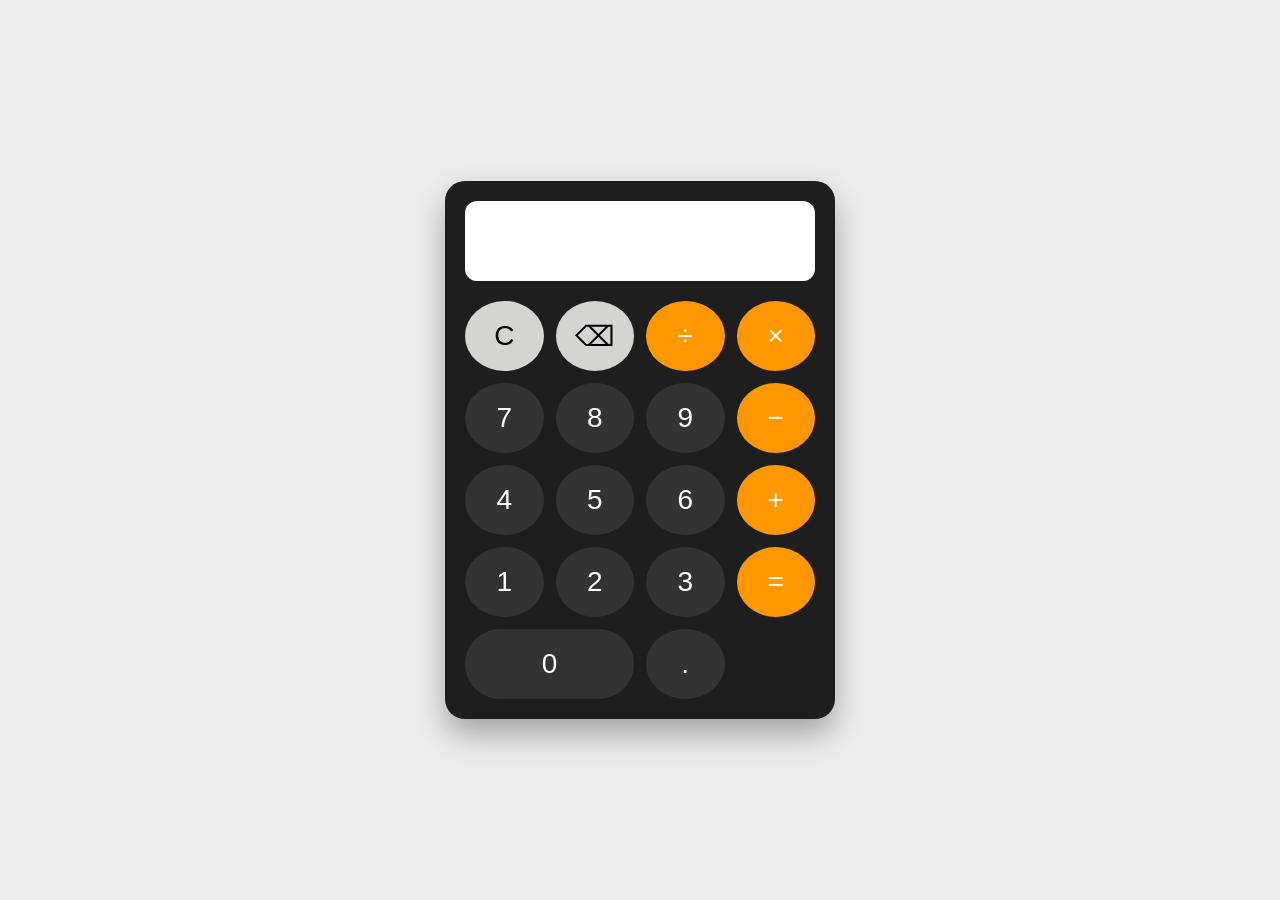
<file: WebDev-L2-T1-Calculator/index.html>
<!DOCTYPE html>
<html lang="en">
<head>
<meta charset="UTF-8">
<meta name="viewport" content="width=device-width, initial-scale=1.0">
<title>Calculator</title>
<link rel="stylesheet" href="style.css">
</head>
<body>

<div class="calculator">

    <input type="text" id="display" readonly>

    <div class="buttons">

        <button data-action="clear">C</button>
        <button data-action="backspace">⌫</button>
        <button data-value="/">÷</button>
        <button data-value="*">×</button>

        <button data-value="7">7</button>
        <button data-value="8">8</button>
        <button data-value="9">9</button>
        <button data-value="-">−</button>

        <button data-value="4">4</button>
        <button data-value="5">5</button>
        <button data-value="6">6</button>
        <button data-value="+">+</button>

        <button data-value="1">1</button>
        <button data-value="2">2</button>
        <button data-value="3">3</button>
        <button data-action="equals">=</button>

        <button class="zero" data-value="0">0</button>
        <button data-value=".">.</button>

    </div>

</div>

<script src="script.js"></script>

</body>
</html>
</file>
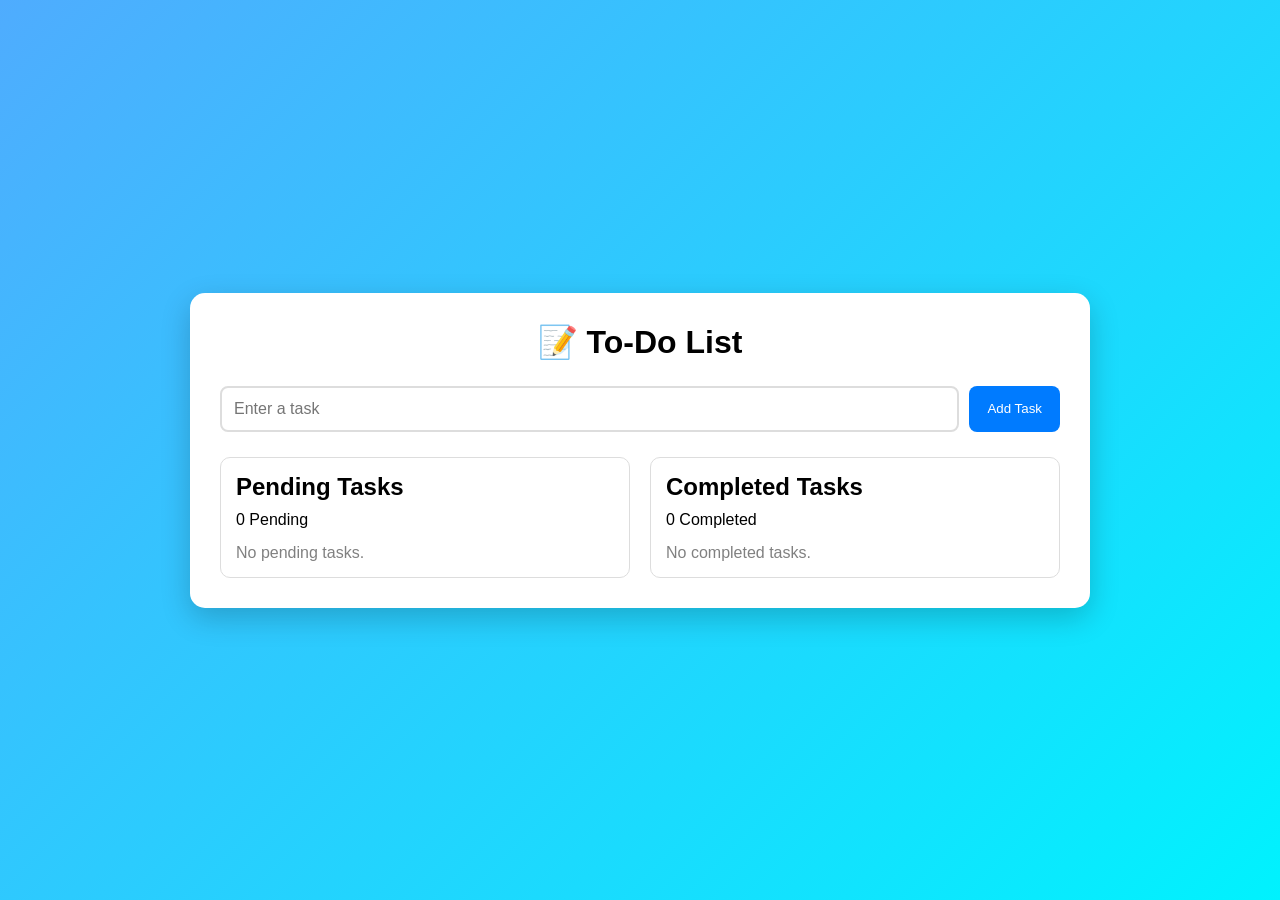
<file: WebDev-L2-T3-To-Do web app/index.html>
<!DOCTYPE html>
<html lang="en">
<head>
    <meta charset="UTF-8">
    <meta name="viewport" content="width=device-width, initial-scale=1.0">
    <title>To-Do Web App</title>

    <link rel="stylesheet" href="style.css">
</head>
<body>

<div class="container">

    <h1>📝 To-Do List</h1>

    <div class="input-box">
        <input type="text" id="taskInput" placeholder="Enter a task">
        <button id="addBtn">Add Task</button>
    </div>

    <div class="lists">

        <div class="box">
            <h2>Pending Tasks</h2>
            <p id="pendingCount">0 Pending</p>

            <ul id="pendingList"></ul>

            <p id="pendingEmpty">No pending tasks.</p>
        </div>

        <div class="box">
            <h2>Completed Tasks</h2>
            <p id="completedCount">0 Completed</p>

            <ul id="completedList"></ul>

            <p id="completedEmpty">No completed tasks.</p>
        </div>

    </div>

</div>

<script src="script.js"></script>

</body>
</html>
</file>
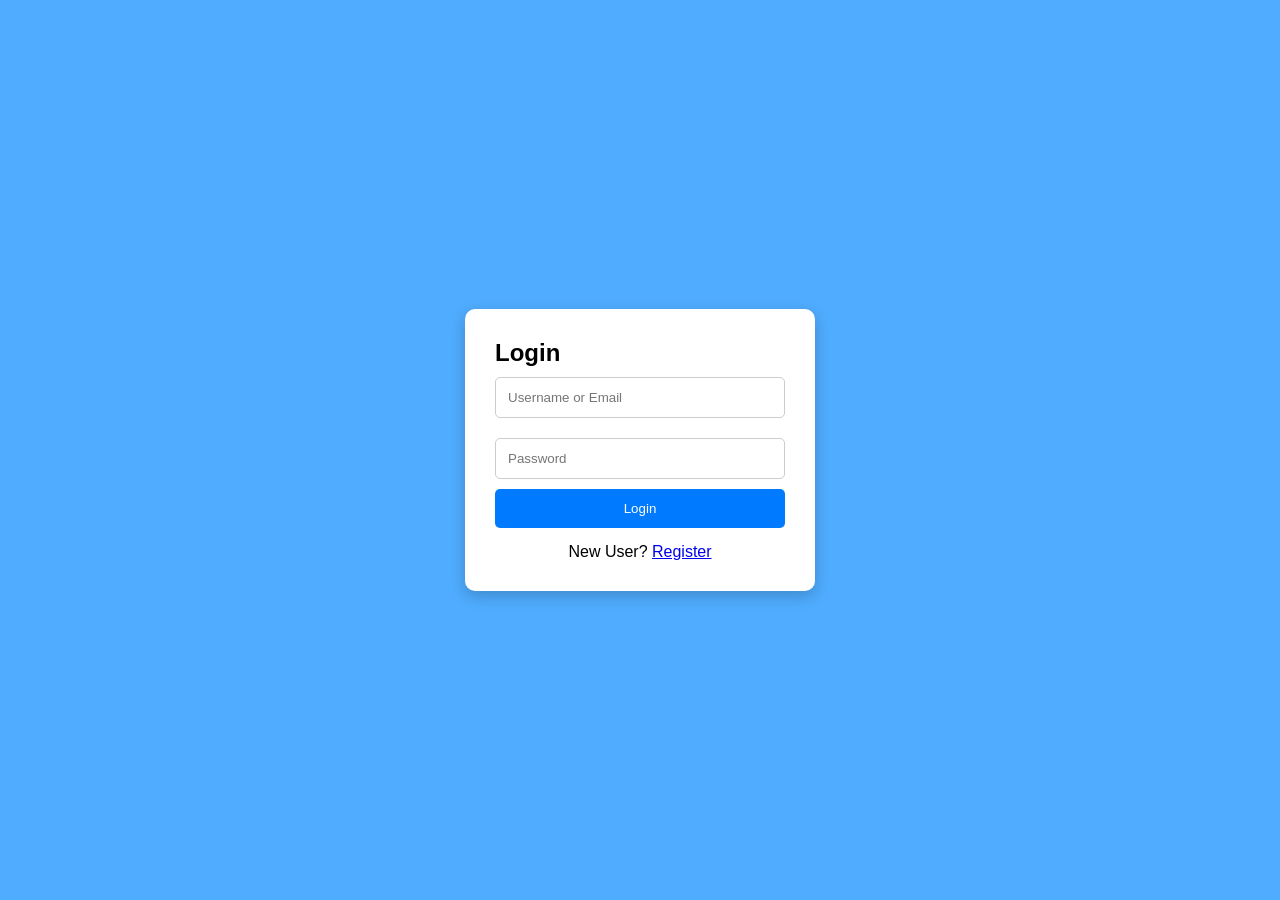
<file: WebDev-L2-T4-login Authentication/dashboard.html>
<!DOCTYPE html>
<html>
<head>
<meta charset="UTF-8">
<title>Dashboard</title>
<link rel="stylesheet" href="style.css">
</head>
<body>

<div class="box">

<h1>Dashboard</h1>

<h3 id="welcome"></h3>

<button onclick="logout()">Logout</button>

</div>

<script src="script.js"></script>

</body>
</html>
</file>
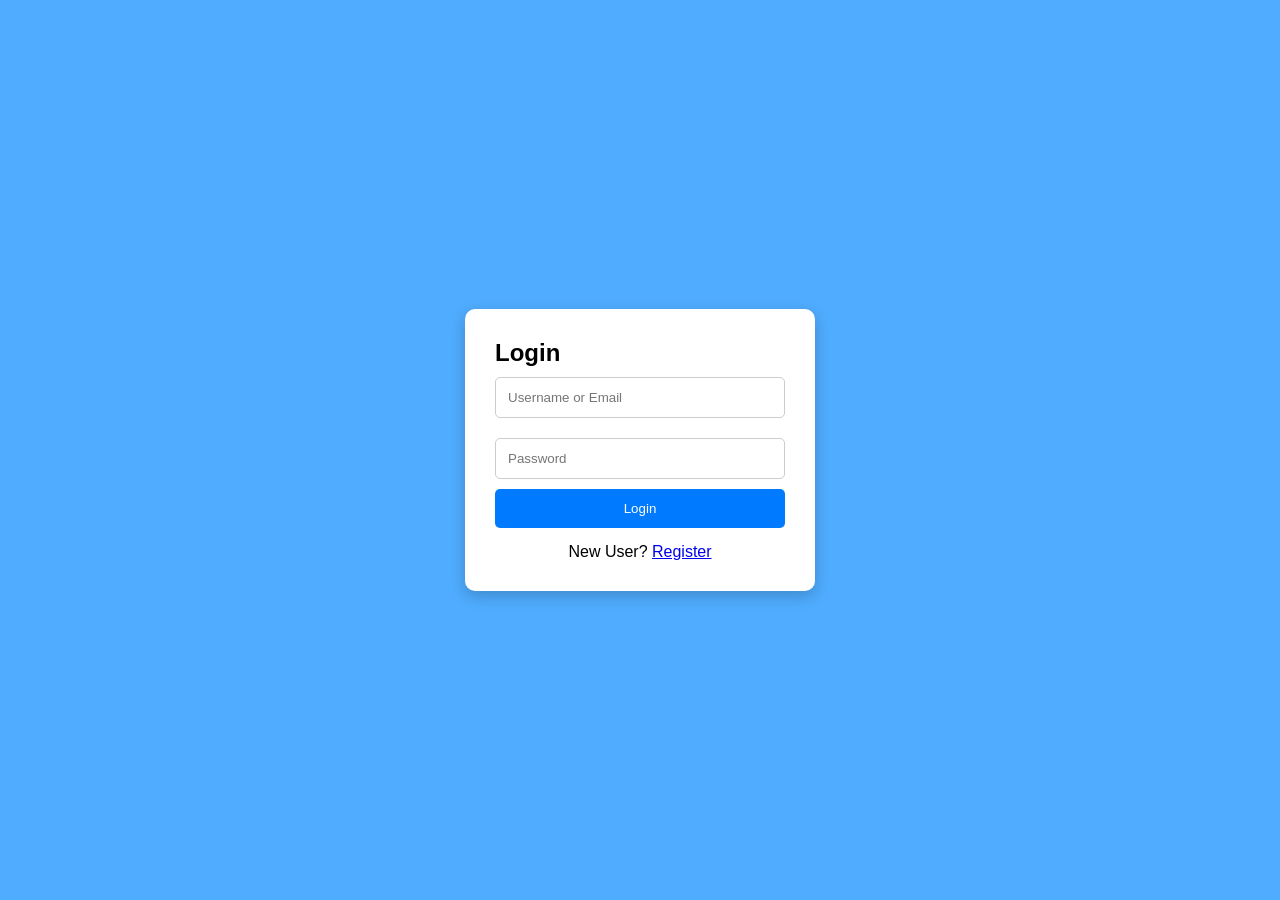
<file: WebDev-L2-T4-login Authentication/login.html>
<!DOCTYPE html>
<html>
<head>
<meta charset="UTF-8">
<title>Login</title>
<link rel="stylesheet" href="style.css">
</head>
<body>

<div class="box">

<h2>Login</h2>

<form id="loginForm">

<input type="text" id="loginUser" placeholder="Username or Email">

<input type="password" id="loginPass" placeholder="Password">

<button type="submit">Login</button>

</form>

<p id="loginMsg"></p>

<p>
New User?
<a href="register.html">Register</a>
</p>

</div>

<script src="script.js"></script>

</body>
</html>
</file>
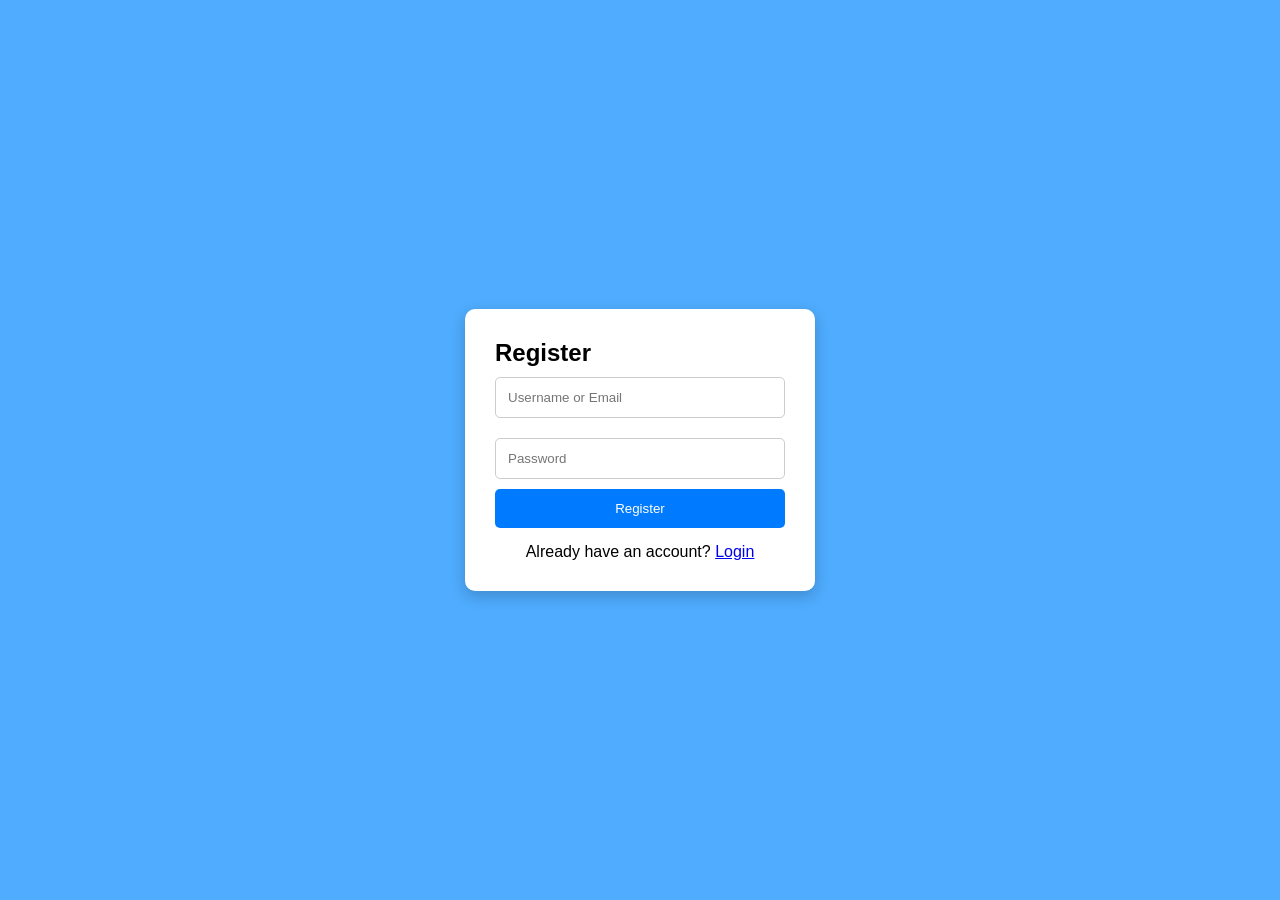
<file: WebDev-L2-T4-login Authentication/register.html>
<!DOCTYPE html>
<html>
<head>
<meta charset="UTF-8">
<title>Register</title>
<link rel="stylesheet" href="style.css">
</head>
<body>

<div class="box">

<h2>Register</h2>

<form id="registerForm">

<input type="text" id="username" placeholder="Username or Email">

<input type="password" id="password" placeholder="Password">

<button type="submit">Register</button>

</form>

<p id="msg"></p>

<p>
Already have an account?
<a href="login.html">Login</a>
</p>

</div>

<script src="script.js"></script>

</body>
</html>
</file>
<file: WebDev-L2-T1-Calculator/style.css>
*{
    margin:0;
    padding:0;
    box-sizing:border-box;
    font-family:Poppins,sans-serif;
}

body{
    display:flex;
    justify-content:center;
    align-items:center;
    min-height:100vh;
    background:#ececec;
}

.calculator{
    width:390px;
    background:#1e1e1e;
    padding:20px;
    border-radius:20px;
    box-shadow:0 15px 30px rgba(0,0,0,.3);
}

#display{
    width:100%;
    height:80px;
    border:none;
    outline:none;
    background:#fff;
    color:#000;
    font-size:35px;
    text-align:right;
    padding:15px;
    border-radius:12px;
    margin-bottom:20px;
}

.buttons{
    display:grid;
    grid-template-columns:repeat(4,1fr);
    gap:12px;
}

button{
    width:100%;
    height:70px;
    border:none;
    border-radius:50%;
    font-size:28px;
    cursor:pointer;
    color:#fff;
    background:#333;
    transition:0.2s;
}

button:hover{
    transform:scale(1.03);
}

button:active{
    transform:scale(0.95);
}

button[data-value="+"],
button[data-value="-"],
button[data-value="*"],
button[data-value="/"],
button[data-action="equals"]{
    background:#ff9800;
}

button[data-value="+"]:hover,
button[data-value="-"]:hover,
button[data-value="*"]:hover,
button[data-value="/"]:hover,
button[data-action="equals"]:hover{
    background:#ffb13b;
}

button[data-action="clear"],
button[data-action="backspace"]{
    background:#d4d4d2;
    color:#000;
}

button[data-action="clear"]:hover,
button[data-action="backspace"]:hover{
    background:#f0f0f0;
}

.zero{
    grid-column:span 2;
    border-radius:40px;
}
</file>
<file: WebDev-L2-T3-To-Do web app/style.css>
*{
    margin:0;
    padding:0;
    box-sizing:border-box;
    font-family:Arial,Helvetica,sans-serif;
}

body{
    background:#4facfe;
    background:linear-gradient(135deg,#4facfe,#00f2fe);
    display:flex;
    justify-content:center;
    align-items:center;
    min-height:100vh;
    padding:20px;
}

.container{

    width:100%;
    max-width:900px;

    background:white;

    padding:30px;

    border-radius:15px;

    box-shadow:0 10px 30px rgba(0,0,0,.2);

}

h1{
    text-align:center;
    margin-bottom:25px;
}

.input-box{

    display:flex;
    gap:10px;
    margin-bottom:25px;

}

input{

    flex:1;

    padding:12px;

    border:2px solid #ddd;

    border-radius:8px;

    font-size:16px;

}

button{

    padding:12px 18px;

    border:none;

    border-radius:8px;

    cursor:pointer;

    color:white;

    background:#007bff;

}

button:hover{

    opacity:.9;

}

.lists{

    display:grid;

    grid-template-columns:1fr 1fr;

    gap:20px;

}

.box{

    border:1px solid #ddd;

    border-radius:10px;

    padding:15px;

}

.box h2{

    margin-bottom:10px;

}

ul{

    list-style:none;

}

li{

    background:#f8f8f8;

    margin-top:12px;

    padding:12px;

    border-radius:8px;

}

.task-top{

    display:flex;

    justify-content:space-between;

    gap:10px;

}

.task-text{

    flex:1;

    word-break:break-word;

}

.completed{

    text-decoration:line-through;

    color:gray;

}

.time{

    margin-top:8px;

    font-size:12px;

    color:#666;

}

.actions{

    margin-top:10px;

    display:flex;

    gap:8px;

    flex-wrap:wrap;

}

.actions button:nth-child(2){

    background:#28a745;

}

.actions button:nth-child(3){

    background:#dc3545;

}

#pendingEmpty,
#completedEmpty{

    color:gray;

    margin-top:15px;

}

@media(max-width:700px){

.lists{

grid-template-columns:1fr;

}

.input-box{

flex-direction:column;

}

}
</file>
<file: WebDev-L2-T4-login Authentication/style.css>
*{
margin:0;
padding:0;
box-sizing:border-box;
font-family:Arial;
}

body{
background:#4facfe;
display:flex;
justify-content:center;
align-items:center;
height:100vh;
}

.box{
background:white;
padding:30px;
width:350px;
border-radius:10px;
box-shadow:0 5px 15px rgba(0,0,0,.2);
}

input{
width:100%;
padding:12px;
margin:10px 0;
border:1px solid #ccc;
border-radius:5px;
}

button{
width:100%;
padding:12px;
border:none;
background:#007bff;
color:white;
border-radius:5px;
cursor:pointer;
}

button:hover{
background:#0056b3;
}

p{
margin-top:15px;
text-align:center;
}

#msg,
#loginMsg{
font-weight:bold;
color:red;
}
</file>
